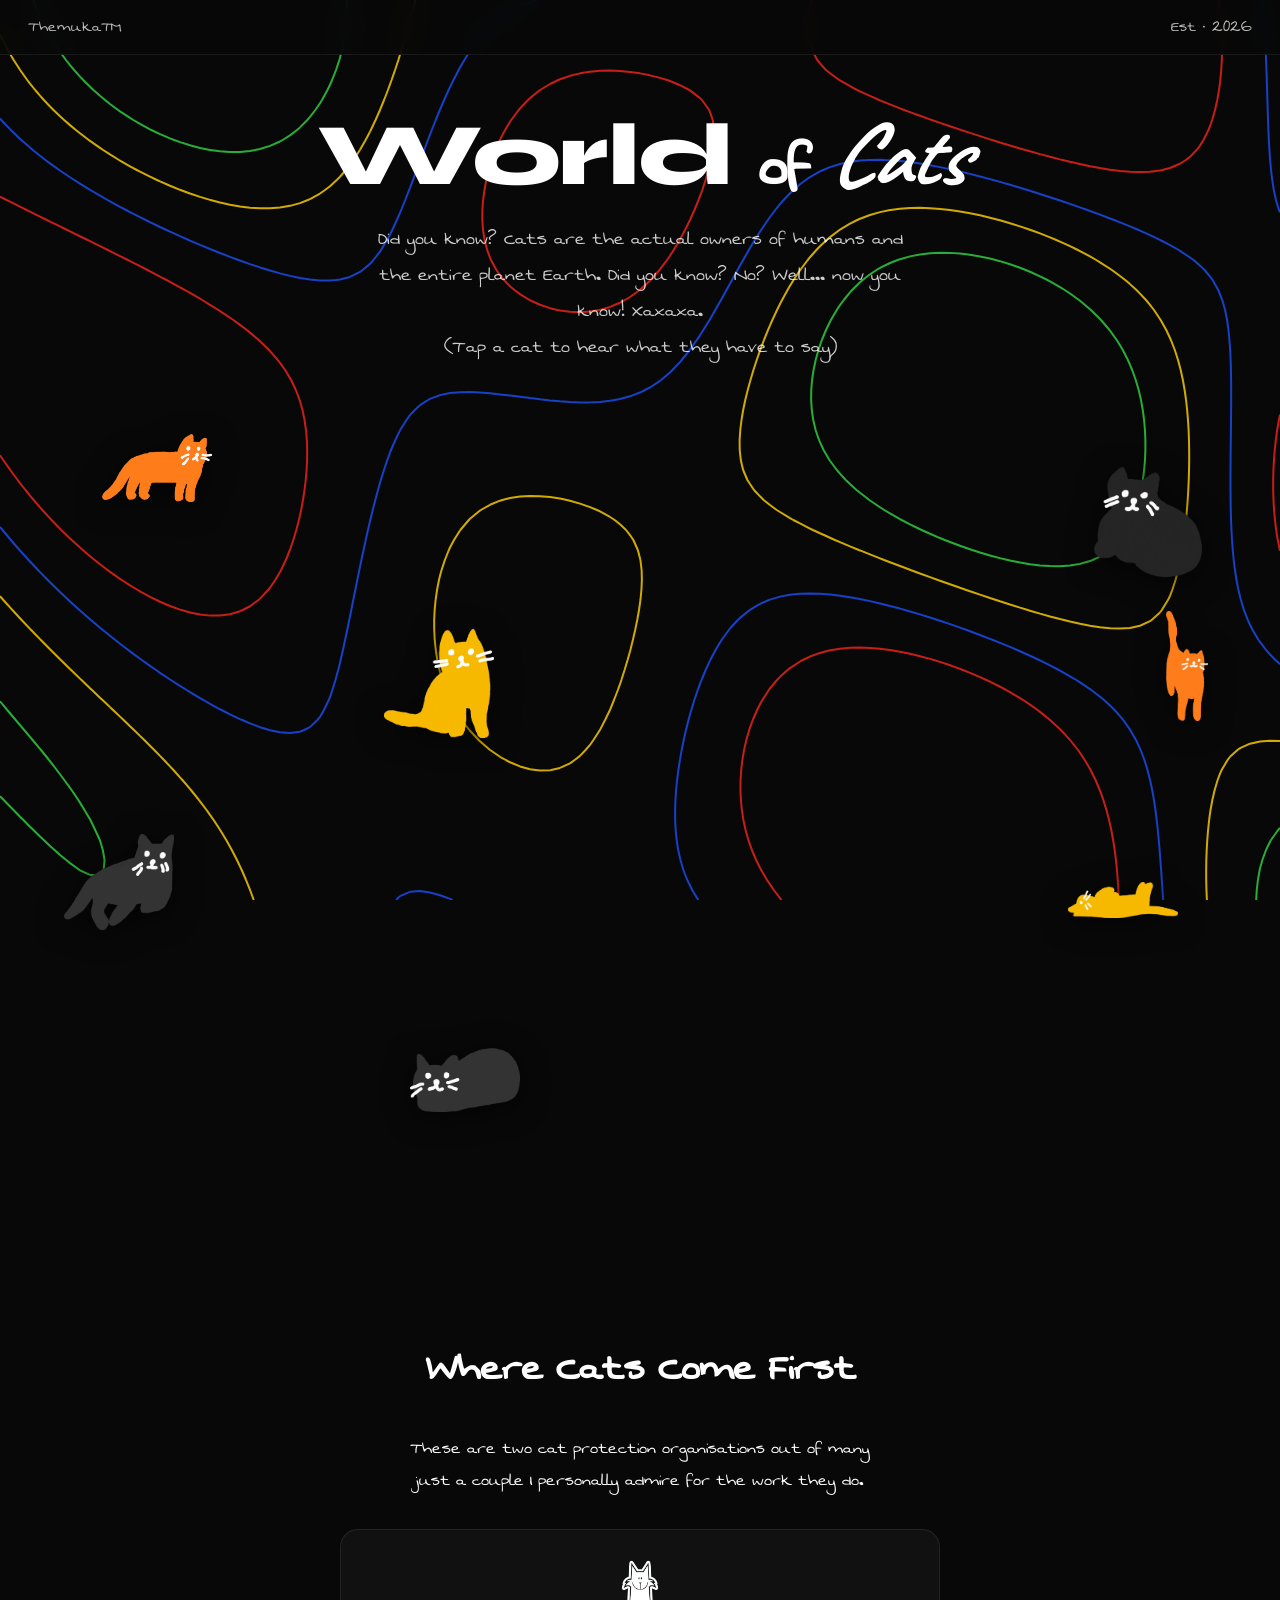
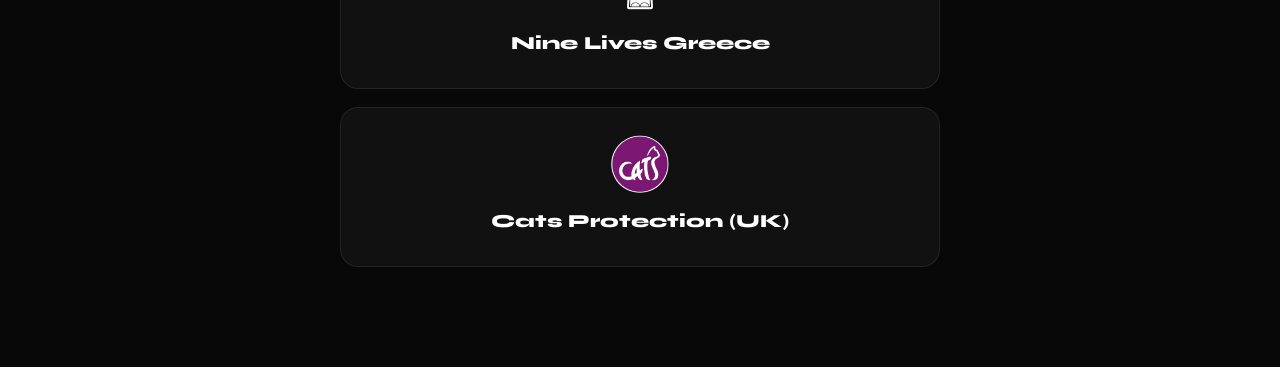
<file: cats/index.html>
<!DOCTYPE html>
<html lang="en">
<head>
  <meta charset="UTF-8" />
  <meta name="viewport" content="width=device-width, initial-scale=1.0" />
  <title>I Love Cats</title>
  <link rel="icon" type="image/svg+xml" href="/assets/favicon.svg" />
  <link rel="stylesheet" href="/style.css" />
  <link href="https://fonts.googleapis.com/css2?family=Syne:wght@700;800&family=Caveat:wght@500;700&family=DM+Sans:wght@300;400;500&family=Swanky+and+Moo+Moo&display=swap" rel="stylesheet" />
  <style>

    .cats-hero {
      position: relative;
      z-index: 2;
      padding: 110px 28px 30px;
      text-align: center;
    }

    .cats-title {
      font-size: clamp(2.6rem, 9vw, 5.5rem);
      line-height: 1;
      letter-spacing: -0.02em;
      margin-bottom: 18px;
    }

    .cats-title .word-world {
      font-family: 'Syne', sans-serif;
      font-weight: 800;
      color: #ffffff;
    }

    .cats-title .word-of {
      font-family: 'Swanky and Moo Moo', cursive;
      font-size: 0.8em;
      color: #ffffff;
    }

    .cats-title .word-cats {
      font-family: 'Caveat', cursive;
      font-weight: 700;
      font-style: italic;
      color: #ffffff;
    }

    .cats-hero p {
      font-family: 'Swanky and Moo Moo', cursive;
      font-size: clamp(1rem, 3vw, 1.4rem);
      color: rgba(255,255,255,0.8);
      max-width: 540px;
      margin: 0 auto;
      line-height: 1.6;
    }


    .cats-tap-hint {
      font-family: 'Swanky and Moo Moo', cursive;
      font-size: clamp(0.95rem, 2.8vw, 1.2rem);
      color: rgba(255,255,255,0.55);
      margin-top: 22px;
    }


    .cat-paw {
      position: absolute;
      pointer-events: none;
      z-index: 0;
      animation: floatShape linear infinite;
    }

    .cats-field {
      position: relative;
      z-index: 2;
      width: 100%;
      min-height: 900px;
      padding: 20px 0;
    }

    .cat-item {
      position: absolute;
      cursor: pointer;
      -webkit-tap-highlight-color: transparent;
    }

    .cat-img {
      width: 110px;
      height: 110px;
      object-fit: contain;
      filter: drop-shadow(0 5px 14px rgba(0,0,0,0.6));
      transition: transform 0.3s ease;
    }

    .cat-item.active .cat-img,
    .cat-item:hover .cat-img {
      transform: scale(1.08) translateY(-3px);
    }

    .cat-bubble {
      position: absolute;
      bottom: 115%;
      left: 50%;
      transform: translateX(-50%) translateY(6px);
      width: 230px;
      background: #161616;
      border: 1px solid rgba(255,255,255,0.15);
      border-radius: 16px;
      padding: 14px 16px;
      font-family: 'Swanky and Moo Moo', cursive;
      font-size: 0.95rem;
      color: rgba(255,255,255,0.85);
      line-height: 1.45;
      text-align: center;
      opacity: 0;
      pointer-events: none;
      transition: opacity 0.25s ease, transform 0.25s ease;
      z-index: 10;
      box-shadow: 0 10px 30px rgba(0,0,0,0.5);
    }

    .cat-item.active .cat-bubble {
      opacity: 1;
      transform: translateX(-50%) translateY(0);
      pointer-events: auto;
    }

    .cat-item.edge-left .cat-bubble {
      left: 0;
      transform: translateX(0) translateY(6px);
    }
    .cat-item.edge-left.active .cat-bubble {
      transform: translateX(0) translateY(0);
    }
    .cat-item.edge-left .cat-bubble::after {
      left: 30px;
      transform: translateX(0);
    }

    .cat-item.edge-right .cat-bubble {
      left: auto;
      right: 0;
      transform: translateX(0) translateY(6px);
    }
    .cat-item.edge-right.active .cat-bubble {
      transform: translateX(0) translateY(0);
    }
    .cat-item.edge-right .cat-bubble::after {
      left: auto;
      right: 30px;
      transform: translateX(0);
    }

    .cat-bubble::after {
      content: '';
      position: absolute;
      top: 100%;
      left: 50%;
      transform: translateX(-50%);
      border: 8px solid transparent;
      border-top-color: #161616;
    }

    .bubble-label {
      font-family: 'Syne', sans-serif;
      font-size: 0.7rem;
      font-weight: 700;
      letter-spacing: 0.08em;
      text-transform: uppercase;
      color: #F5C800;
      display: block;
      margin-bottom: 6px;
    }

    .charity-section {
      position: relative;
      z-index: 2;
      max-width: 640px;
      margin: 0 auto;
      padding: 40px 20px 100px;
      text-align: center;
    }

    .charity-heading {
      font-family: 'Swanky and Moo Moo', cursive;
      font-size: clamp(1.8rem, 6vw, 2.8rem);
      color: #ffffff;
      margin-bottom: 32px;
    }


    .charity-intro {
      font-family: 'Swanky and Moo Moo', cursive;
      font-size: clamp(1rem, 2.8vw, 1.25rem);
      color: #ffffff;
      max-width: 480px;
      margin: 0 auto 32px;
      line-height: 1.6;
    }

    .charity-grid {
      display: flex;
      flex-direction: column;
      gap: 18px;
    }

    .charity-card {
      display: flex;
      flex-direction: column;
      align-items: center;
      text-align: center;
      background: rgba(255,255,255,0.04);
      border: 1px solid rgba(255,255,255,0.08);
      border-radius: 18px;
      padding: 24px 22px;
      text-decoration: none;
      transition: background 0.3s, transform 0.3s, border-color 0.3s;
    }

    .charity-logo {
      width: 64px;
      height: 64px;
      object-fit: contain;
      margin-bottom: 14px;
    }

    .charity-card:hover {
      background: rgba(255,255,255,0.08);
      border-color: rgba(255,255,255,0.2);
      transform: translateY(-3px);
    }

    .charity-name {
      font-family: 'Syne', sans-serif;
      font-size: 1.15rem;
      font-weight: 800;
      color: #ffffff;
      margin-bottom: 10px;
    }

    .charity-desc {
      font-family: 'Swanky and Moo Moo', cursive;
      font-size: 1rem;
      color: rgba(255,255,255,0.55);
      line-height: 1.6;
      text-align: center;
    }

  </style>
</head>
<body>
  <canvas id="bgCanvas"></canvas>

  <nav class="navbar">
    <a href="/" class="nav-name" style="text-decoration:none">Themuka&#8482;</a>
    <span class="nav-est">Est · 2026</span>
  </nav>

  <div class="cats-hero">
    <h1 class="cats-title">
      <span class="word-world">World </span><span class="word-of">of </span><span class="word-cats">Cats</span>
    </h1>
    <p>Did you know? Cats are the actual owners of humans and the entire planet Earth. Did you know? No? Well... now you know! Xaxaxa.</p>
    <p class="cats-tap-hint">(Tap a cat to hear what they have to say)</p>
  </div>

  <div class="cats-field" id="catsField">

    <div class="cat-item" style="top:2%;left:8%">
      <img src="/assets/stickers/cat-1.png" class="cat-img" alt="Cat 1" />
      <div class="cat-bubble">
        Did you know that all orange cats are crazy? Xaxax
      </div>
    </div>

    <div class="cat-item" style="top:8%;right:6%">
      <img src="/assets/stickers/cat-2.png" class="cat-img" alt="Cat 2" />
      <div class="cat-bubble">
        If I look at you and slowly blink, I'm basically saying "I love you" and "I trust you." It's the highest compliment a cat can give!
      </div>
    </div>

    <div class="cat-item" style="top:26%;left:30%">
      <img src="/assets/stickers/cat-3.png" class="cat-img" alt="Cat 3" />
      <div class="cat-bubble">
        Did you know my whiskers are as wide as my body? They help me calculate if I can fit through that tiny hole (I usually can.)
      </div>
    </div>

    <div class="cat-item" style="top:24%;right:3%">
      <img src="/assets/stickers/cat-4.png" class="cat-img" alt="Cat 4" />
      <div class="cat-bubble">
        Physics has nothing on me.
      </div>
    </div>

    <div class="cat-item" style="top:48%;left:5%">
      <img src="/assets/stickers/cat-5.png" class="cat-img" alt="Cat 5" />
      <div class="cat-bubble">
        When my whiskers twitch in my sleep, I'm probably dreaming about catching a giant laser pointer. Don't wake me up, I'm winning!
      </div>
    </div>

    <div class="cat-item" style="top:50%;right:8%">
      <img src="/assets/stickers/cat-6.png" class="cat-img" alt="Cat 6" />
      <div class="cat-bubble">
        Did you know I have legendary hearing? I can hear you opening a treat bag from three rooms away, but when you call my name... I'm just choosing to ignore you xaxaxa.
      </div>
    </div>

    <div class="cat-item" style="top:70%;left:32%">
      <img src="/assets/stickers/cat-7.png" class="cat-img" alt="Cat 7" />
      <div class="cat-bubble">
        Just like your fingerprints, my nose print is 100% unique. No other cat in the world has a nose pattern like mine.
      </div>
    </div>

  </div>

  <div class="charity-section">
    <h2 class="charity-heading">Where Cats Come First</h2>
    <p class="charity-intro">These are two cat protection organisations out of many just a couple I personally admire for the work they do.</p>
    <div class="charity-grid">

      <a class="charity-card" href="https://www.ninelivesgreece.com/" target="_blank" rel="noopener">
        <img src="/assets/photos/nlg.svg" class="charity-logo" alt="Nine Lives Greece" />
        <p class="charity-name">Nine Lives Greece</p>
      </a>

      <a class="charity-card" href="https://www.cats.org.uk/" target="_blank" rel="noopener">
        <img src="/assets/photos/cpuk.svg" class="charity-logo" alt="Cats Protection UK" />
        <p class="charity-name">Cats Protection (UK)</p>
      </a>

    </div>
  </div>

  <script src="/script.js"></script>
  <script>
    const catItems = document.querySelectorAll('.cat-item');

    function tagEdgeCats() {
      const screenW = window.innerWidth;
      catItems.forEach(item => {
        item.classList.remove('edge-left', 'edge-right');
        const rect = item.getBoundingClientRect();
        const centerX = rect.left + rect.width / 2;

        if (centerX < 140) {
          item.classList.add('edge-left');
        } else if (centerX > screenW - 140) {
          item.classList.add('edge-right');
        }
      });
    }

    tagEdgeCats();
    window.addEventListener('resize', tagEdgeCats);

    catItems.forEach(item => {
      item.addEventListener('click', (e) => {
        e.stopPropagation();
        const wasActive = item.classList.contains('active');
        catItems.forEach(c => c.classList.remove('active'));
        if (!wasActive) {
          item.classList.add('active');
        }
      });
    });

    document.addEventListener('click', () => {
      catItems.forEach(c => c.classList.remove('active'));
    });
  </script>
</body>
</html>
</file>
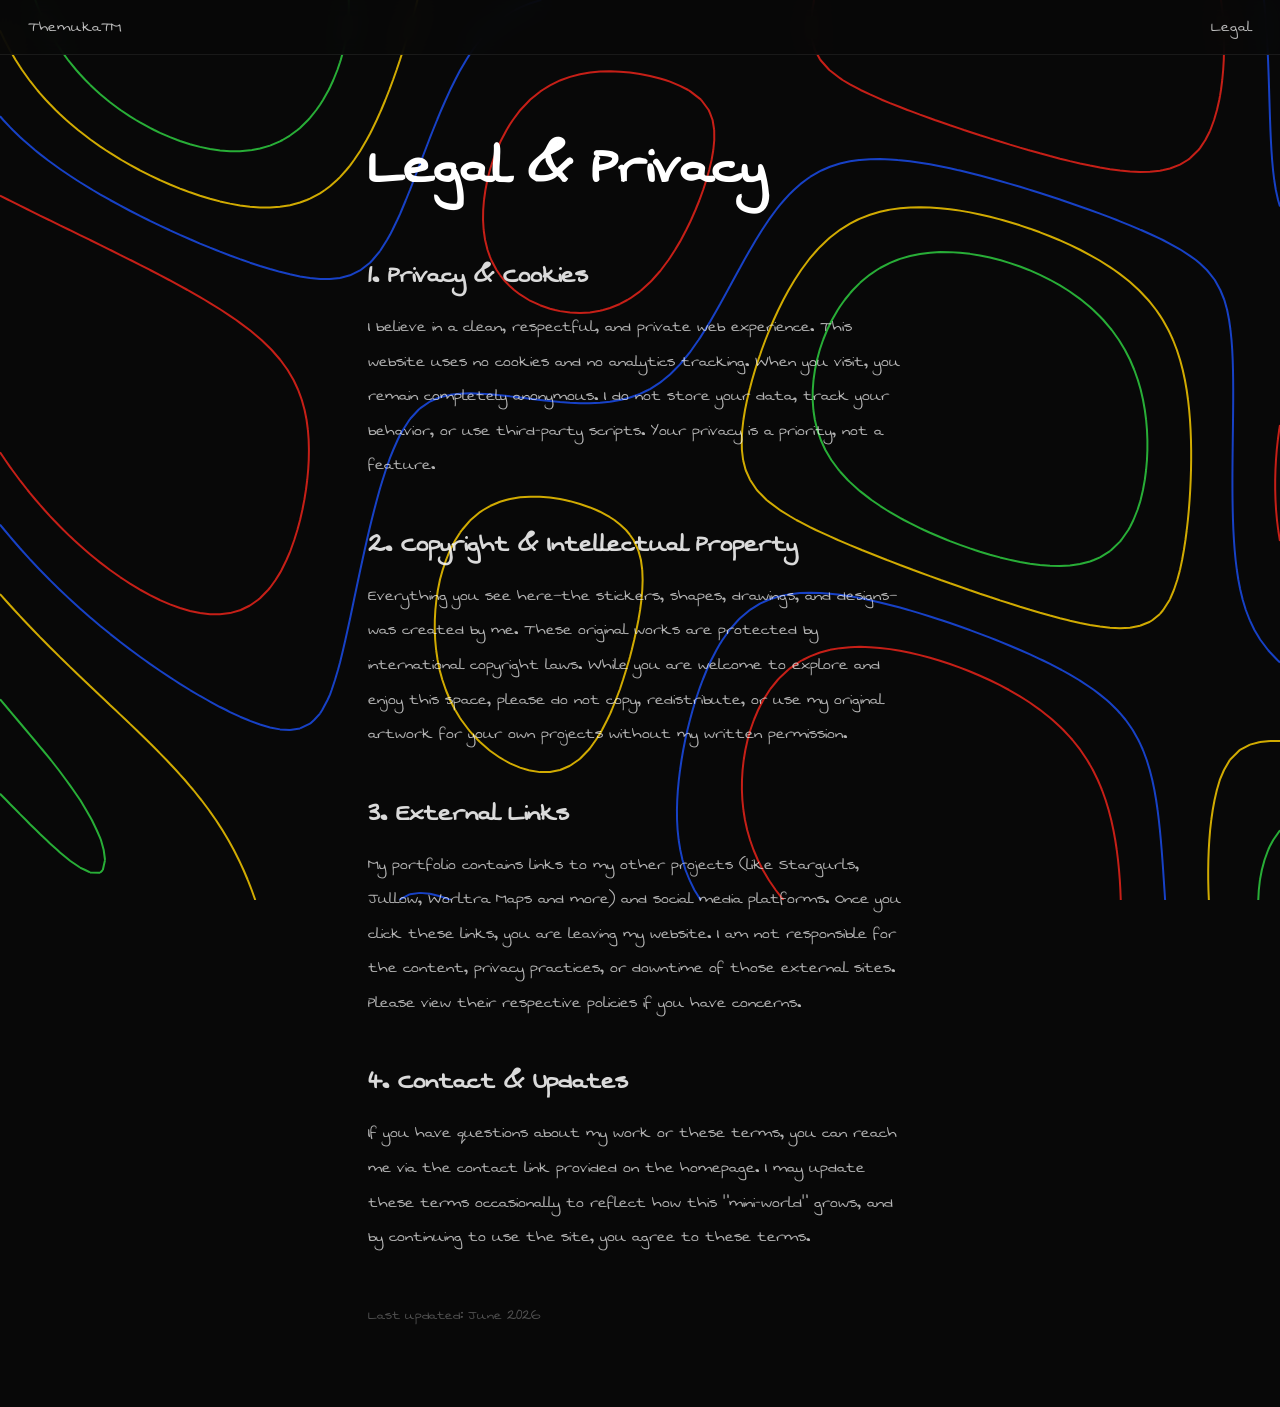
<file: legal/index.html>
<!DOCTYPE html>
<html lang="en">
<head>
  <meta charset="UTF-8" />
  <meta name="viewport" content="width=device-width, initial-scale=1.0" />
  <title>Legal</title>
  <link rel="stylesheet" href="/style.css" />
  <link rel="icon" type="image/svg+xml" href="/assets/favicon.svg" />
  <link href="https://fonts.googleapis.com/css2?family=Syne:wght@700;800&family=Caveat:wght@500;700&family=DM+Sans:wght@300;400;500&family=Swanky+and+Moo+Moo&display=swap" rel="stylesheet" />
</head>
<body>
  <canvas id="bgCanvas"></canvas>

  <nav class="navbar">
    <a href="/" class="nav-name" style="text-decoration:none">Themuka™</a>
    <span class="nav-est">Legal</span>
  </nav>

  <section class="page-content">
    <h1 class="page-title">Legal & Privacy</h1>

    <h2 class="legal-heading">1. Privacy & Cookies</h2>
    <p class="page-body">I believe in a clean, respectful, and private web experience. This website uses no cookies and no analytics tracking. When you visit, you remain completely anonymous. I do not store your data, track your behavior, or use third-party scripts. Your privacy is a priority, not a feature.</p>

    <h2 class="legal-heading">2. Copyright & Intellectual Property</h2>
    <p class="page-body">Everything you see here—the stickers, shapes, drawings, and designs—was created by me. These original works are protected by international copyright laws. While you are welcome to explore and enjoy this space, please do not copy, redistribute, or use my original artwork for your own projects without my written permission.</p>

    <h2 class="legal-heading">3. External Links</h2>
    <p class="page-body">My portfolio contains links to my other projects (like Stargurls, Jullow, Worltra Maps and more) and social media platforms. Once you click these links, you are leaving my website. I am not responsible for the content, privacy practices, or downtime of those external sites. Please view their respective policies if you have concerns.</p>

    <h2 class="legal-heading">4. Contact & Updates</h2>
    <p class="page-body">If you have questions about my work or these terms, you can reach me via the contact link provided on the homepage. I may update these terms occasionally to reflect how this "mini-world" grows, and by continuing to use the site, you agree to these terms.</p>

    <p class="legal-updated">Last updated: June 2026</p>
  </section>

  <script src="/script.js"></script>
</body>
</html>
</file>
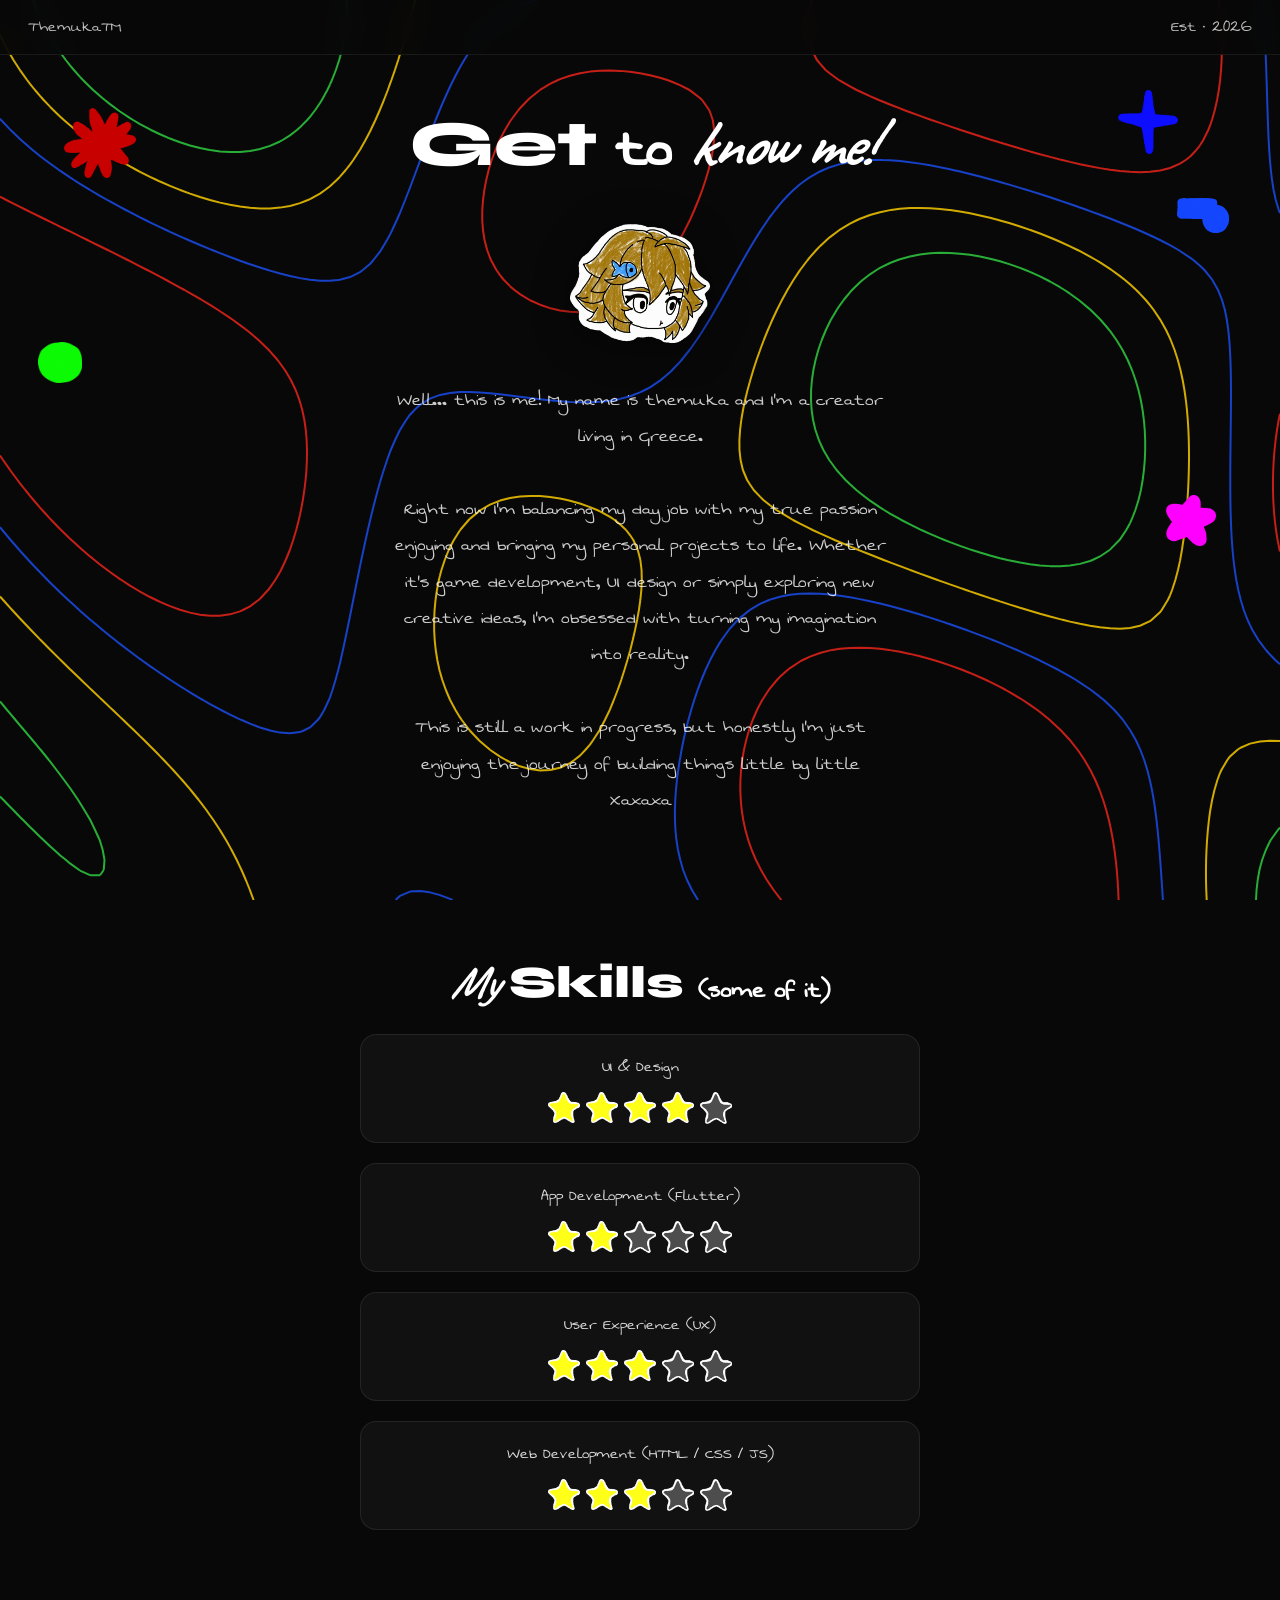
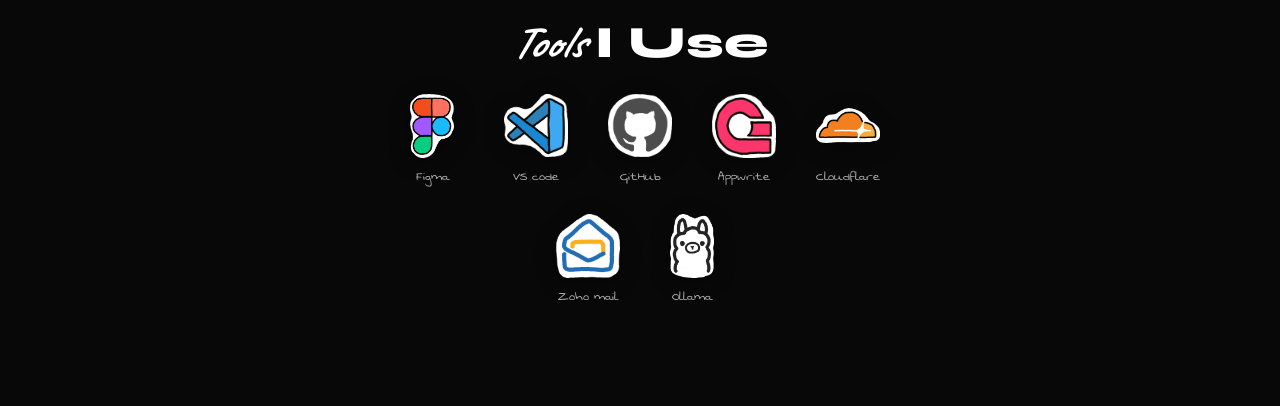
<file: me/index.html>
<!DOCTYPE html>
<html lang="en">
<head>
  <meta charset="UTF-8" />
  <meta name="viewport" content="width=device-width, initial-scale=1.0" />
  <title>Get to Know Me</title>
  <link rel="icon" type="image/svg+xml" href="/assets/favicon.svg" />
  <link rel="stylesheet" href="/style.css" />
  <link href="https://fonts.googleapis.com/css2?family=Syne:wght@700;800&family=Caveat:wght@500;700&family=DM+Sans:wght@300;400;500&family=Swanky+and+Moo+Moo&display=swap" rel="stylesheet" />
  <style>

    .me-hero {
      position: relative;
      z-index: 2;
      min-height: 100vh;
      display: flex;
      flex-direction: column;
      align-items: center;
      justify-content: center;
      padding: 110px 28px 80px;
      text-align: center;
      overflow: hidden;
    }

    .me-title {
      font-size: clamp(2rem, 7vw, 4rem);
      line-height: 1;
      letter-spacing: -0.02em;
      margin-bottom: 32px;
      position: relative;
      z-index: 3;
    }

    .me-title .word-get  { font-family: 'Syne', sans-serif; font-weight: 800; color: #ffffff; }
    .me-title .word-to   { font-family: 'Swanky and Moo Moo', cursive; color: #ffffff; }
    .me-title .word-know { font-family: 'Caveat', cursive; font-weight: 700; font-style: italic; color: #ffffff; }

    .hero-shape {
      position: absolute;
      pointer-events: none;
      z-index: 1;
      animation: floatShape linear infinite;
    }

    .me-sticker {
      transition: transform 0.3s ease, filter 0.3s ease;
    }

    .me-sticker:hover {
      transform: scale(1.08) translateY(-4px);
      filter: drop-shadow(0 10px 24px rgba(0,0,0,0.6));
    }

    /* Skill cards hover */
    .skill-item {
      transition: background 0.3s, transform 0.3s, border-color 0.3s;
    }

    .skill-item:hover {
      background: rgba(255,255,255,0.08);
      border-color: rgba(255,255,255,0.2);
      transform: translateY(-3px);
    }

    .me-sticker {
      width: 140px;
      height: 140px;
      object-fit: contain;
      position: relative;
      z-index: 3;
      filter: drop-shadow(0 6px 18px rgba(0,0,0,0.5));
      margin-bottom: 28px;
      transition: transform 0.3s ease, filter 0.3s ease;
      cursor: default;
    }

    .me-sticker:hover {
      transform: scale(1.1) translateY(-5px);
      filter: drop-shadow(0 12px 24px rgba(0,0,0,0.6));
    }

    .me-bio {
      font-family: 'Swanky and Moo Moo', cursive;
      font-size: clamp(1.05rem, 3vw, 1.3rem);
      color: rgba(255,255,255,0.8);
      max-width: 500px;
      margin: 0 auto;
      line-height: 1.75;
      text-align: center;
      position: relative;
      z-index: 3;
    }

    .me-section {
      position: relative;
      z-index: 2;
      max-width: 600px;
      margin: 0 auto;
      padding: 60px 20px 0;
      text-align: center;
    }

    .section-title {
      font-size: clamp(1.8rem, 6vw, 2.8rem);
      line-height: 1;
      margin-bottom: 28px;
    }

    .section-title .my   { font-family: 'Caveat', cursive; font-weight: 700; font-style: italic; color: #ffffff; }
    .section-title .rest { font-family: 'Syne', sans-serif; font-weight: 800; color: #ffffff; }
    .section-title .sub  { font-family: 'Swanky and Moo Moo', cursive; font-size: 0.6em; color: #ffffff; }

    .skill-list {
      display: flex;
      flex-direction: column;
      gap: 20px;
      margin-bottom: 10px;
    }

    .skill-item {
      background: rgba(255,255,255,0.04);
      border: 1px solid rgba(255,255,255,0.08);
      border-radius: 16px;
      padding: 18px 20px;
      transition: background 0.3s, transform 0.3s, border-color 0.3s;
    }

    .skill-item:hover {
      background: rgba(255,255,255,0.08);
      border-color: rgba(255,255,255,0.2);
      transform: translateY(-3px);
    }

    .skill-name {
      font-family: 'Swanky and Moo Moo', cursive;
      font-size: 1.15rem;
      color: rgba(255,255,255,0.85);
      margin-bottom: 12px;
    }

    .stars {
      display: flex;
      justify-content: center;
      gap: 6px;
    }

    .star {
      width: 32px;
      height: 32px;
      object-fit: contain;
    }

    .tools-grid {
      display: flex;
      flex-wrap: wrap;
      justify-content: center;
      gap: 28px 24px;
      padding-bottom: 100px;
    }

    .tool-item {
      display: flex;
      flex-direction: column;
      align-items: center;
      gap: 10px;
      width: 80px;
    }

    .tool-icon {
      width: 64px;
      height: 64px;
      object-fit: contain;
      filter: drop-shadow(0 4px 10px rgba(0,0,0,0.4));
      transition: transform 0.3s;
    }

    .tool-item:hover .tool-icon {
      transform: scale(1.1) translateY(-3px);
    }

    .tool-name {
      font-family: 'Swanky and Moo Moo', cursive;
      font-size: 0.95rem;
      color: rgba(255,255,255,0.7);
      text-align: center;
      line-height: 1.2;
    }

  </style>
</head>
<body>
  <canvas id="bgCanvas"></canvas>

  <nav class="navbar">
    <a href="/" class="nav-name" style="text-decoration:none">Themuka&#8482;</a>
    <span class="nav-est">Est · 2026</span>
  </nav>

  <div class="me-hero">

    <img src="/assets/stickers/shape-star-1.png" class="hero-shape" style="top:12%;left:5%;width:72px;animation-delay:0s;animation-duration:7s" alt="" />
    <img src="/assets/stickers/shape-star-2.png" class="hero-shape" style="top:10%;right:8%;width:60px;animation-delay:1.2s;animation-duration:9s" alt="" />
    <img src="/assets/stickers/shape-2.png"      class="hero-shape" style="top:22%;right:4%;width:52px;animation-delay:0.6s;animation-duration:8s" alt="" />
    <img src="/assets/stickers/shape-star-3.png" class="hero-shape" style="top:55%;right:5%;width:50px;animation-delay:0.5s;animation-duration:10s" alt="" />
    <img src="/assets/stickers/shape-1.png"      class="hero-shape" style="top:38%;left:3%;width:44px;animation-delay:1s;animation-duration:10s" alt="" />


    <h1 class="me-title">
      <span class="word-get">Get </span><span class="word-to">to </span><span class="word-know">know me!</span>
    </h1>

    <img src="/assets/stickers/me.png" class="me-sticker" alt="Me sticker" />

    <p class="me-bio">Well... this is me! My name is themuka and I'm a creator living in Greece.<br><br>
    Right now I'm balancing my day job with my true passion enjoying and bringing my personal projects to life. Whether it's game development, UI design or simply exploring new creative ideas, I'm obsessed with turning my imagination into reality.<br><br>
    This is still a work in progress, but honestly I'm just enjoying the journey of building things little by little Xaxaxa</p>

  </div>

  <div class="me-section">
    <h2 class="section-title">
      <span class="my">My </span><span class="rest">Skills </span><span class="sub">(some of it)</span>
    </h2>

    <div class="skill-list">

      <div class="skill-item">
        <p class="skill-name">UI & Design</p>
        <div class="stars">
          <img src="/assets/stickers/star-yellow.png" class="star" alt="★" />
          <img src="/assets/stickers/star-yellow.png" class="star" alt="★" />
          <img src="/assets/stickers/star-yellow.png" class="star" alt="★" />
          <img src="/assets/stickers/star-yellow.png" class="star" alt="★" />
          <img src="/assets/stickers/star-grey.png"   class="star" alt="☆" />
        </div>
      </div>

      <div class="skill-item">
        <p class="skill-name">App Development (Flutter)</p>
        <div class="stars">
          <img src="/assets/stickers/star-yellow.png" class="star" alt="★" />
          <img src="/assets/stickers/star-yellow.png" class="star" alt="★" />
          <img src="/assets/stickers/star-grey.png"   class="star" alt="☆" />
          <img src="/assets/stickers/star-grey.png"   class="star" alt="☆" />
          <img src="/assets/stickers/star-grey.png"   class="star" alt="☆" />
        </div>
      </div>

      <div class="skill-item">
        <p class="skill-name">User Experience (UX)</p>
        <div class="stars">
          <img src="/assets/stickers/star-yellow.png" class="star" alt="★" />
          <img src="/assets/stickers/star-yellow.png" class="star" alt="★" />
          <img src="/assets/stickers/star-yellow.png" class="star" alt="★" />
          <img src="/assets/stickers/star-grey.png"   class="star" alt="☆" />
          <img src="/assets/stickers/star-grey.png"   class="star" alt="☆" />
        </div>
      </div>

      <div class="skill-item">
        <p class="skill-name">Web Development (HTML / CSS / JS)</p>
        <div class="stars">
          <img src="/assets/stickers/star-yellow.png" class="star" alt="★" />
          <img src="/assets/stickers/star-yellow.png" class="star" alt="★" />
          <img src="/assets/stickers/star-yellow.png" class="star" alt="★" />
          <img src="/assets/stickers/star-grey.png"   class="star" alt="☆" />
          <img src="/assets/stickers/star-grey.png"   class="star" alt="☆" />
        </div>
      </div>

    </div>
  </div>

  <div class="me-section">
    <h2 class="section-title" style="margin-top:20px">
      <span class="my">Tools </span><span class="rest">I Use</span>
    </h2>

    <div class="tools-grid">

      <div class="tool-item">
        <img src="/assets/stickers/figma-logo.png" class="tool-icon" alt="Figma" />
        <p class="tool-name">Figma</p>
      </div>

      <div class="tool-item">
        <img src="/assets/stickers/vs-logo.png" class="tool-icon" alt="VS Code" />
        <p class="tool-name">VS code</p>
      </div>

      <div class="tool-item">
        <img src="/assets/stickers/github-logo.png" class="tool-icon" alt="GitHub" />
        <p class="tool-name">GitHub</p>
      </div>

      <div class="tool-item">
        <img src="/assets/stickers/appwrite-logo.png" class="tool-icon" alt="Appwrite" />
        <p class="tool-name">Appwrite</p>
      </div>

      <div class="tool-item">
        <img src="/assets/stickers/cloudflare-logo.png" class="tool-icon" alt="Cloudflare" />
        <p class="tool-name">Cloudflare</p>
      </div>

      <div class="tool-item">
        <img src="/assets/stickers/zoho-mail-logo.png" class="tool-icon" alt="Zoho Mail" />
        <p class="tool-name">Zoho mail</p>
      </div>

      <div class="tool-item">
        <img src="/assets/stickers/ollama-logo.png" class="tool-icon" alt="Ollama" />
        <p class="tool-name">Ollama</p>
      </div>

    </div>
  </div>

  <script src="/script.js"></script>
</body>
</html>
</file>
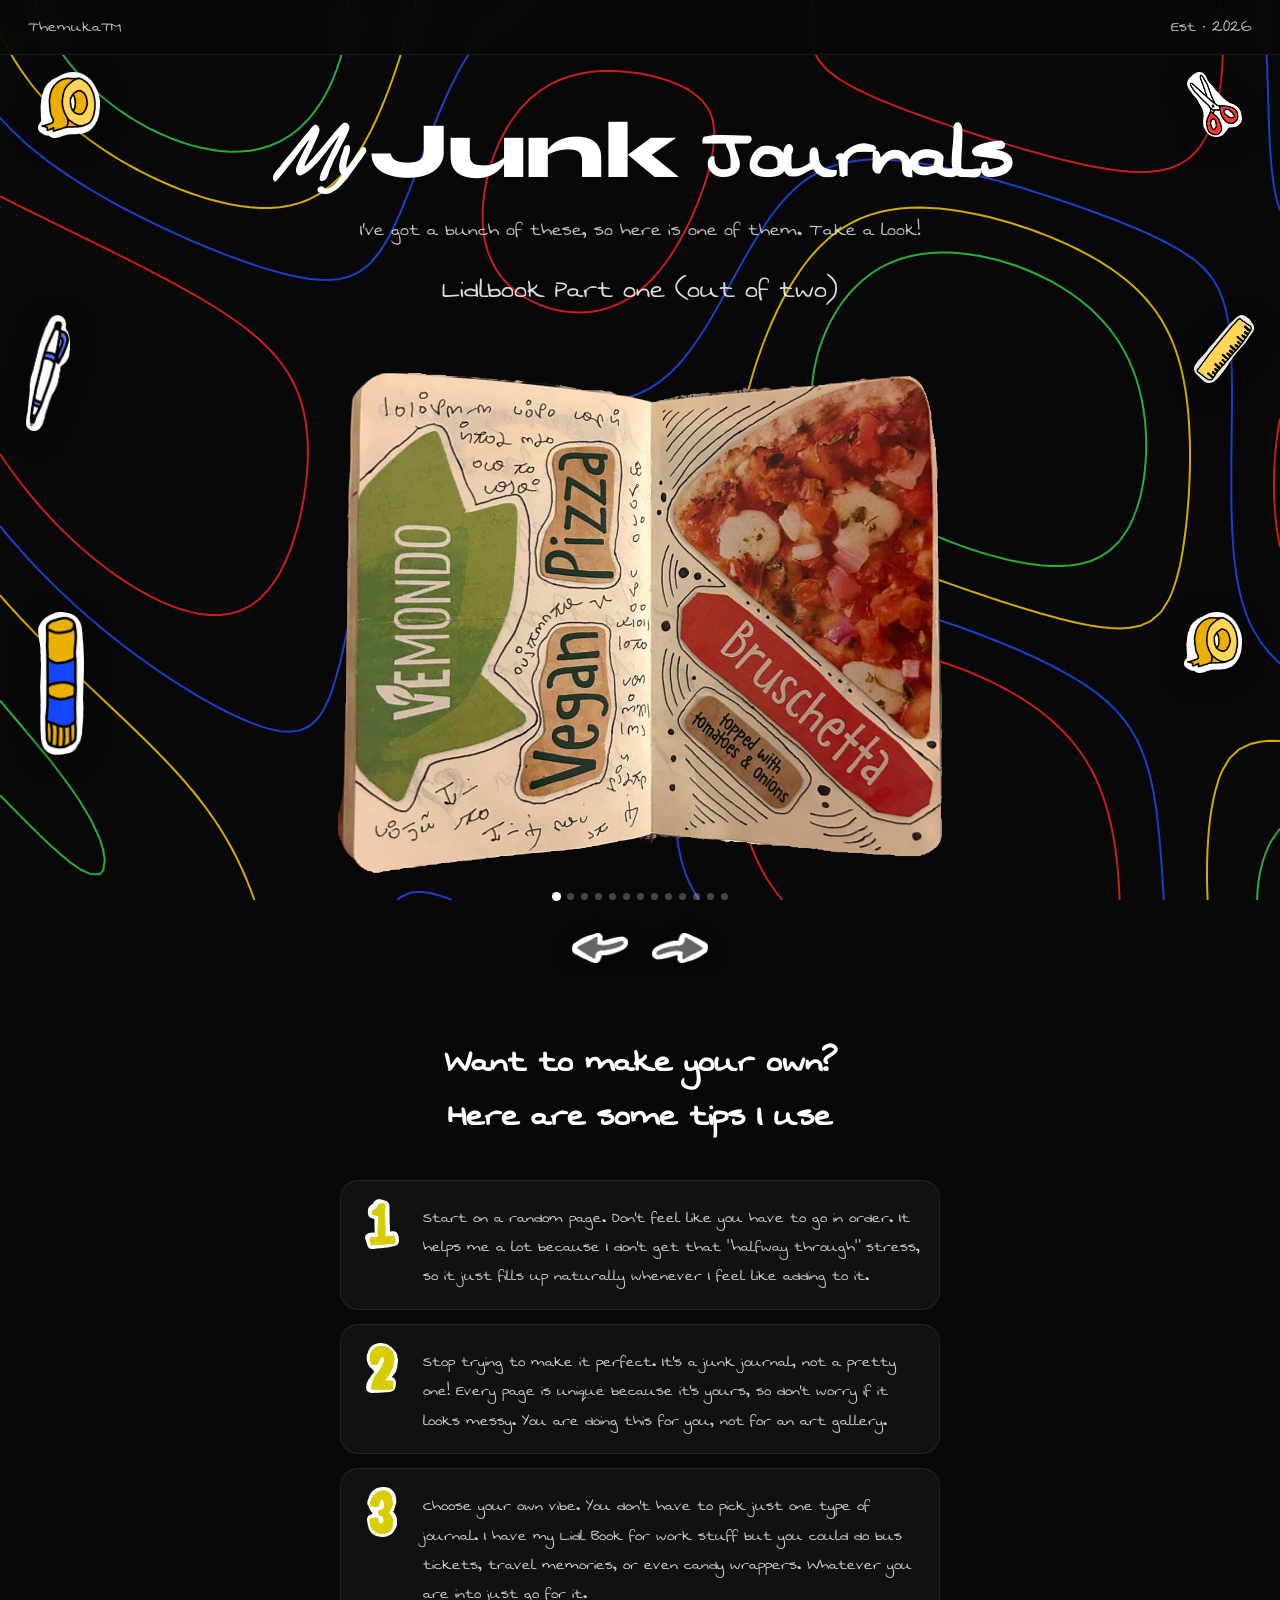
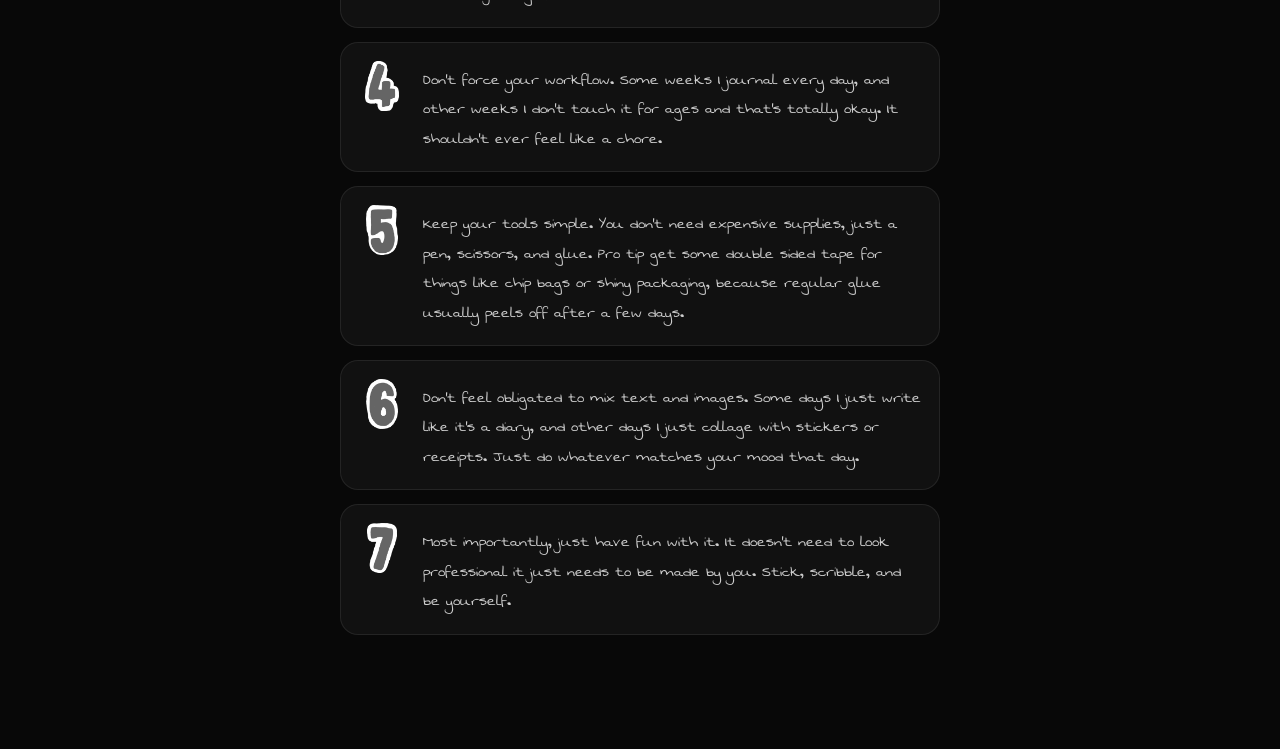
<file: notebook/index.html>
<!DOCTYPE html>
<html lang="en">
<head>
  <meta charset="UTF-8" />
  <meta name="viewport" content="width=device-width, initial-scale=1.0" />
  <title>My Junk Journal</title>
  <link rel="icon" type="image/svg+xml" href="/assets/favicon.svg" />
  <link rel="stylesheet" href="/style.css" />
  <link href="https://fonts.googleapis.com/css2?family=Syne:wght@700;800&family=Caveat:wght@500;700&family=DM+Sans:wght@300;400;500&family=Swanky+and+Moo+Moo&display=swap" rel="stylesheet" />
  <style>


    .deco-shape {
      position: fixed;
      pointer-events: none;
      z-index: 1;
      animation: floatShape linear infinite;
    }


    .deco-shape {
      position: fixed;
      pointer-events: none;
      z-index: 1;
      animation: floatShape linear infinite;
    }

    .notebook-hero {
      position: relative;
      z-index: 2;
      padding: 110px 28px 20px;
      text-align: center;
    }

    .notebook-title {
      font-size: clamp(2.4rem, 8vw, 5rem);
      line-height: 1;
      letter-spacing: -0.02em;
      margin-bottom: 14px;
    }

    .notebook-title .word-my {
      font-family: 'Caveat', cursive;
      font-weight: 700;
      font-style: italic;
      color: #ffffff;
    }

    .notebook-title .word-junk {
      font-family: 'Syne', sans-serif;
      font-weight: 800;
      color: #ffffff;
    }

    .notebook-title .word-journals {
      font-family: 'Swanky and Moo Moo', cursive;
      font-size: 1.1em;
      color: #ffffff;
    }

    .notebook-sub {
      font-family: 'Swanky and Moo Moo', cursive;
      font-size: clamp(1rem, 3vw, 1.35rem);
      color: rgba(255,255,255,0.75);
      margin-bottom: 20px;
    }

    .notebook-part {
      font-family: 'Swanky and Moo Moo', cursive;
      font-size: clamp(1.45rem, 5vw, 2rem);
      color: rgba(255,255,255,0.85);
      margin-top: 10px;
    }

    .carousel-wrap {
      position: relative;
      z-index: 2;
      margin: 40px 0 0;
      width: 100%;
      overflow: hidden;
    }

    .carousel-track {
      display: flex;
      transition: transform 0.4s cubic-bezier(0.4, 0, 0.2, 1);
      will-change: transform;
    }

    .carousel-slide {
      flex-shrink: 0;
      width: 100%;
      display: flex;
      justify-content: center;
      padding: 0 24px;
    }

    .carousel-img {
      width: auto;
      max-width: 88vw;
      max-height: 500px;
      object-fit: contain;
      border-radius: 0;
      border: none;
      box-shadow: none;
      background: transparent;
      display: block;
      margin: 0 auto;
    }

    .carousel-dots {
      display: flex;
      justify-content: center;
      gap: 7px;
      margin-top: 20px;
      padding-bottom: 4px;
    }

    .dot {
      width: 7px;
      height: 7px;
      border-radius: 50%;
      background: rgba(255,255,255,0.25);
      transition: background 0.3s, transform 0.3s;
      cursor: pointer;
    }

    .dot.active {
      background: #ffffff;
      transform: scale(1.3);
    }


    .carousel-arrows {
      display: flex;
      justify-content: center;
      align-items: center;
      gap: 24px;
      margin-top: 16px;
    }

    .carousel-arrow {
      background: none;
      border: none;
      cursor: pointer;
      transition: transform 0.2s;
      padding: 0;
      display: flex;
      align-items: center;
      justify-content: center;
    }

    .carousel-arrow:hover {
      transform: scale(1.12);
    }

    .carousel-arrow img {
      width: 56px;
      height: 56px;
      object-fit: contain;
      filter: drop-shadow(0 3px 8px rgba(0,0,0,0.5));
    }

    .tips-section {
      position: relative;
      z-index: 2;
      max-width: 640px;
      margin: 60px auto 0;
      padding: 0 20px 100px;
    }

    .tips-heading {
      font-family: 'Swanky and Moo Moo', cursive;
      font-size: clamp(1.5rem, 5vw, 2.4rem);
      text-align: center;
      margin-bottom: 36px;
      line-height: 1.4;
      color: #ffffff;
    }

    .tip-card {
      display: flex;
      gap: 16px;
      align-items: flex-start;
      background: rgba(255,255,255,0.04);
      border: 1px solid rgba(255,255,255,0.08);
      border-radius: 18px;
      padding: 18px 18px 18px 16px;
      margin-bottom: 14px;
      transition: background 0.3s, transform 0.3s, border-color 0.3s;
    }

    .tip-card:hover {
      background: rgba(255,255,255,0.07);
      border-color: rgba(255,255,255,0.18);
      transform: translateY(-2px);
    }

    .tip-number {
      flex-shrink: 0;
      width: 50px;
      height: 50px;
      object-fit: contain;
    }

    .tip-text {
      font-family: 'Swanky and Moo Moo', cursive;
      font-size: clamp(1rem, 3vw, 1.15rem);
      color: rgba(255,255,255,0.8);
      line-height: 1.6;
      padding-top: 4px;
    }


    .deco-shape {
      position: fixed;
      pointer-events: none;
      z-index: 1;
      animation: floatShape linear infinite;
    }
  </style>
</head>
<body>
  <canvas id="bgCanvas"></canvas>

  <img src="/assets/stickers/tape.png"    class="deco-shape" style="top:8%;left:3%;width:62px;animation-delay:0s;animation-duration:8s" alt="" />
  <img src="/assets/stickers/scissor.png" class="deco-shape" style="top:8%;right:3%;width:55px;animation-delay:1.5s;animation-duration:7s" alt="" />
  <img src="/assets/stickers/pen.png"     class="deco-shape" style="top:35%;left:2%;width:44px;animation-delay:0.8s;animation-duration:10s" alt="" />
  <img src="/assets/stickers/ruler.png"   class="deco-shape" style="top:35%;right:2%;width:60px;animation-delay:2s;animation-duration:9s" alt="" />
  <img src="/assets/stickers/tape.png"    class="deco-shape" style="top:68%;right:3%;width:58px;animation-delay:3s;animation-duration:9s" alt="" />
  <img src="/assets/stickers/glue.png"    class="deco-shape" style="top:68%;left:3%;width:46px;animation-delay:1.2s;animation-duration:11s" alt="" />




  <nav class="navbar">
    <a href="/" class="nav-name" style="text-decoration:none">Themuka&#8482;</a>
    <span class="nav-est">Est · 2026</span>
  </nav>

  <div class="notebook-hero">
    <h1 class="notebook-title">
      <span class="word-my">My </span><span class="word-junk">Junk </span><span class="word-journals">Journals</span>
    </h1>
    <p class="notebook-sub">I've got a bunch of these, so here is one of them. Take a look!</p>
    <p class="notebook-part">Lidlbook Part one (out of two)</p>
  </div>

  <div class="carousel-wrap">
    <div class="carousel-track" id="carouselTrack">
      <div class="carousel-slide"><img src="/assets/photos/lidlbook-p1.png"  class="carousel-img" alt="Page 1" /></div>
      <div class="carousel-slide"><img src="/assets/photos/lidlbook-p2.png"  class="carousel-img" alt="Page 2" /></div>
      <div class="carousel-slide"><img src="/assets/photos/lidlbook-p3.png"  class="carousel-img" alt="Page 3" /></div>
      <div class="carousel-slide"><img src="/assets/photos/lidlbook-p4.png"  class="carousel-img" alt="Page 4" /></div>
      <div class="carousel-slide"><img src="/assets/photos/lidlbook-p5.png"  class="carousel-img" alt="Page 5" /></div>
      <div class="carousel-slide"><img src="/assets/photos/lidlbook-p6.png"  class="carousel-img" alt="Page 6" /></div>
      <div class="carousel-slide"><img src="/assets/photos/lidlbook-p7.png"  class="carousel-img" alt="Page 7" /></div>
      <div class="carousel-slide"><img src="/assets/photos/lidlbook-p8.png"  class="carousel-img" alt="Page 8" /></div>
      <div class="carousel-slide"><img src="/assets/photos/lidlbook-p9.png"  class="carousel-img" alt="Page 9" /></div>
      <div class="carousel-slide"><img src="/assets/photos/lidlbook-p10.png" class="carousel-img" alt="Page 10" /></div>
      <div class="carousel-slide"><img src="/assets/photos/lidlbook-p11.png" class="carousel-img" alt="Page 11" /></div>
      <div class="carousel-slide"><img src="/assets/photos/lidlbook-p12.png" class="carousel-img" alt="Page 12" /></div>
      <div class="carousel-slide"><img src="/assets/photos/lidlbook-p13.png" class="carousel-img" alt="Page 13" /></div>
    </div>

    <div class="carousel-dots" id="carouselDots"></div>

    <div class="carousel-arrows">
      <button class="carousel-arrow" id="arrowPrev" aria-label="Previous">
        <img src="/assets/stickers/arrow-b.png" alt="Previous" />
      </button>
      <button class="carousel-arrow" id="arrowNext" aria-label="Next">
        <img src="/assets/stickers/arrow-f.png" alt="Next" />
      </button>
    </div>
  </div>

  <div class="tips-section">
    <h2 class="tips-heading">Want to make your own?<br>Here are some tips I use</h2>

    <div class="tip-card">
      <img src="/assets/stickers/ranking-1.png" class="tip-number" alt="1" />
      <p class="tip-text">Start on a random page. Don't feel like you have to go in order. It helps me a lot because I don't get that "halfway through" stress, so it just fills up naturally whenever I feel like adding to it.</p>
    </div>

    <div class="tip-card">
      <img src="/assets/stickers/ranking-2.png" class="tip-number" alt="2" />
      <p class="tip-text">Stop trying to make it perfect. It's a junk journal, not a pretty one! Every page is unique because it's yours, so don't worry if it looks messy. You are doing this for you, not for an art gallery.</p>
    </div>

    <div class="tip-card">
      <img src="/assets/stickers/ranking-3.png" class="tip-number" alt="3" />
      <p class="tip-text">Choose your own vibe. You don't have to pick just one type of journal. I have my Lidl Book for work stuff but you could do bus tickets, travel memories, or even candy wrappers. Whatever you are into just go for it.</p>
    </div>

    <div class="tip-card">
      <img src="/assets/stickers/ranking-4.png" class="tip-number" alt="4" />
      <p class="tip-text">Don't force your workflow. Some weeks I journal every day, and other weeks I don't touch it for ages and that's totally okay. It shouldn't ever feel like a chore.</p>
    </div>

    <div class="tip-card">
      <img src="/assets/stickers/ranking-5.png" class="tip-number" alt="5" />
      <p class="tip-text">Keep your tools simple. You don't need expensive supplies, just a pen, scissors, and glue. Pro tip get some double sided tape for things like chip bags or shiny packaging, because regular glue usually peels off after a few days.</p>
    </div>

    <div class="tip-card">
      <img src="/assets/stickers/ranking-6.png" class="tip-number" alt="6" />
      <p class="tip-text">Don't feel obligated to mix text and images. Some days I just write like it's a diary, and other days I just collage with stickers or receipts. Just do whatever matches your mood that day.</p>
    </div>

    <div class="tip-card">
      <img src="/assets/stickers/ranking-7.png" class="tip-number" alt="7" />
      <p class="tip-text">Most importantly, just have fun with it. It doesn't need to look professional it just needs to be made by you. Stick, scribble, and be yourself.</p>
    </div>

  </div>

  <script src="/script.js"></script>
  <script>
    const track    = document.getElementById('carouselTrack');
    const dotsWrap = document.getElementById('carouselDots');
    const total    = track.children.length;
    let current    = 0;

    // Build dots
    for (let i = 0; i < total; i++) {
      const d = document.createElement('div');
      d.className = 'dot' + (i === 0 ? ' active' : '');
      d.addEventListener('click', () => goTo(i));
      dotsWrap.appendChild(d);
    }

    function goTo(idx) {
      // Loop: past last goes to first, before first goes to last
      if (idx >= total) idx = 0;
      if (idx < 0) idx = total - 1;
      current = idx;
      track.style.transform = `translateX(-${current * 100}%)`;
      document.querySelectorAll('.dot').forEach((d, i) => {
        d.classList.toggle('active', i === current);
      });
    }

    // Arrow buttons
    document.getElementById('arrowPrev').addEventListener('click', () => goTo(current - 1));
    document.getElementById('arrowNext').addEventListener('click', () => goTo(current + 1));

    // Touch swipe
    let startX = 0;
    let isDragging = false;

    track.addEventListener('touchstart', e => {
      startX = e.touches[0].clientX;
      isDragging = true;
    }, { passive: true });

    track.addEventListener('touchend', e => {
      if (!isDragging) return;
      const diff = startX - e.changedTouches[0].clientX;
      if (Math.abs(diff) > 40) {
        goTo(diff > 0 ? current + 1 : current - 1);
      }
      isDragging = false;
    }, { passive: true });

    // Mouse drag
    let mouseStartX = 0;
    let mouseDown = false;

    track.addEventListener('mousedown', e => {
      mouseStartX = e.clientX;
      mouseDown = true;
      track.style.cursor = 'grabbing';
    });

    window.addEventListener('mouseup', e => {
      if (!mouseDown) return;
      const diff = mouseStartX - e.clientX;
      if (Math.abs(diff) > 40) {
        goTo(diff > 0 ? current + 1 : current - 1);
      }
      mouseDown = false;
      track.style.cursor = '';
    });
  </script>
</body>
</html>
</file>
<file: style.css>
/* THEMUKAAA.COM - Stylesheet v3 */

* {
  box-sizing: border-box;
  margin: 0;
  padding: 0;
}

:root {
  --red: #E8241A;
  --blue: #1A4CE8;
  --yellow: #F5C800;
  --green: #2ECC40;
  --white: #FFFFFF;
  --black: #080808;
}

html {
  scroll-behavior: smooth;
}

body {
  background: #080808;
  color: #ffffff;
  font-family: 'DM Sans', sans-serif;
  overflow-x: hidden;
}

/* CANVAS BACKGROUND */
#bgCanvas {
  position: fixed;
  top: 0;
  left: 0;
  width: 100%;
  height: 100%;
  z-index: 0;
  opacity: 1;
  pointer-events: none;
}

/* NAVBAR */
.navbar {
  position: fixed;
  top: 0;
  left: 0;
  right: 0;
  z-index: 100;
  display: flex;
  align-items: center;
  justify-content: space-between;
  padding: 14px 28px;
  background: rgba(8, 8, 8, 0.9);
  backdrop-filter: blur(10px);
  border-bottom: 1px solid rgba(255, 255, 255, 0.07);
}

.nav-name {
  font-family: 'Swanky and Moo Moo', cursive;
  font-size: 1.1rem;
  color: rgba(255, 255, 255, 0.75);
}

.nav-est {
  font-family: 'Swanky and Moo Moo', cursive;
  font-size: 1.1rem;
  color: rgba(255, 255, 255, 0.75);
}

.nav-logo img {
  height: 44px;
  width: 44px;
  object-fit: contain;
}

/* HERO */
.hero {
  position: relative;
  z-index: 1;
  min-height: 100vh;
  display: flex;
  flex-direction: column;
  align-items: center;
  justify-content: center;
  padding: 100px 24px 80px;
  overflow: hidden;
}

.hero-text {
  text-align: center;
  position: relative;
  z-index: 2;
}

.welcome-line {
  font-family: 'Swanky and Moo Moo', cursive;
  font-size: clamp(2rem, 5vw, 3rem);
  color: rgba(255, 255, 255, 0.9);
  margin-bottom: 8px;
}

.hero-title {
  font-size: clamp(3rem, 10vw, 6.5rem);
  line-height: 0.93;
  letter-spacing: -0.02em;
}

.port {
  font-family: 'Syne', sans-serif;
  font-weight: 800;
  color: #ffffff;
}

.folio {
  font-family: 'Caveat', cursive;
  font-weight: 700;
  color: #ffffff;
  font-style: italic;
}

/* FLOATING SHAPE IMAGES */
.deco-shape {
  position: absolute;
  pointer-events: none;
  z-index: 1;
  animation: floatShape linear infinite;
  filter: drop-shadow(0 4px 12px rgba(0,0,0,0.4));
}

@keyframes floatShape {
  0%   { transform: translateY(0px) rotate(0deg); }
  33%  { transform: translateY(-12px) rotate(6deg); }
  66%  { transform: translateY(7px) rotate(-4deg); }
  100% { transform: translateY(0px) rotate(0deg); }
}


/* HERO LOGO */
.hero-logo {
  margin-bottom: 20px;
}

.hero-logo img {
  height: 70px;
  width: 70px;
  object-fit: contain;
  filter: invert(1);
}

/* DIGITAL GARDEN */
.digital-garden {
  font-family: 'Swanky and Moo Moo', cursive;
  font-size: clamp(1rem, 3vw, 1.5rem);
  color: rgba(255, 255, 255, 0.45);
  margin-top: 8px;
  letter-spacing: 0.02em;
}

/* SCROLL HINT */
.scroll-hint {
  position: absolute;
  bottom: 28px;
  left: 50%;
  transform: translateX(-50%);
  display: flex;
  flex-direction: column;
  align-items: center;
  gap: 4px;
  font-family: 'Swanky and Moo Moo', cursive;
  font-size: 1rem;
  color: rgba(255, 255, 255, 0.4);
  animation: scrollBounce 2s ease-in-out infinite;
  z-index: 2;
}

@keyframes scrollBounce {
  0%, 100% { transform: translateX(-50%) translateY(0); }
  50%       { transform: translateX(-50%) translateY(7px); }
}

/* STICKERS SECTION */
.stickers-section {
  position: relative;
  z-index: 1;
}

.stickers-canvas {
  position: relative;
  width: 100%;
  min-height: 950px;
  padding: 60px 40px;
}

.sticker-item {
  position: absolute;
  display: flex;
  flex-direction: column;
  align-items: center;
  gap: 8px;
  text-align: center;
  max-width: 120px;
  cursor: default;
}

.sticker-item[data-modal] {
  cursor: pointer;
}

.sticker-item[data-modal]:hover .sticker-img {
  filter: drop-shadow(0 5px 12px rgba(0, 0, 0, 0.6));
  transform: scale(1.07) translateY(-4px);
}

.sticker-item.no-modal:hover .sticker-img {
  filter: drop-shadow(0 5px 12px rgba(0, 0, 0, 0.6));
  transform: scale(1.04) translateY(-2px);
}

.sticker-img {
  width: 100px;
  height: 100px;
  object-fit: contain;
  filter: drop-shadow(0 5px 12px rgba(0, 0, 0, 0.6));
  transition: filter 0.3s ease, transform 0.3s ease;
}

.sticker-label {
  font-family: 'Swanky and Moo Moo', cursive;
  font-size: 1.05rem;
  color: rgba(255, 255, 255, 0.8);
  line-height: 1.2;
  white-space: nowrap;
}


/* STICKER LINKS */
.sticker-link {
  text-decoration: none;
  color: inherit;
  cursor: pointer;
}

.sticker-link:hover .sticker-img {
  filter: drop-shadow(0 5px 12px rgba(0, 0, 0, 0.6));
  transform: scale(1.07) translateY(-4px);
}

.sticker-link:hover .sticker-label {
  color: rgba(255, 255, 255, 1);
}

/* MADE BY ME SECTION */
.made-section {
  position: relative;
  z-index: 1;
  min-height: 100vh;
  display: flex;
  flex-direction: column;
  align-items: center;
  justify-content: center;
  padding: 80px 24px 100px;
  overflow: hidden;
}

.made-title-wrap {
  text-align: center;
  margin-bottom: 60px;
  position: relative;
  z-index: 2;
  width: 100%;
}

.made-inline {
  display: flex;
  flex-wrap: wrap;
  justify-content: center;
  align-items: baseline;
  gap: 0 12px;
}

.made-sub {
  font-family: 'Swanky and Moo Moo', cursive;
  font-size: clamp(1.3rem, 3.5vw, 2rem);
  color: rgba(255, 255, 255, 0.75);
  margin-bottom: 6px;
}

.made-title {
  font-family: 'Syne', sans-serif;
  font-size: clamp(1.8rem, 5vw, 3.2rem);
  font-weight: 800;
  color: #ffffff;
  letter-spacing: -0.02em;
}

.brands-grid {
  display: grid;
  grid-template-columns: repeat(2, 1fr);
  gap: 24px 32px;
  position: relative;
  z-index: 2;
  max-width: 480px;
  width: 100%;
}

.brand-item {
  display: flex;
  flex-direction: column;
  align-items: center;
  gap: 10px;
  padding: 20px 16px;
  border: 1px solid rgba(255, 255, 255, 0.09);
  border-radius: 16px;
  background: rgba(255, 255, 255, 0.02);
  cursor: pointer;
  transition: background 0.3s ease, border-color 0.3s ease, transform 0.3s ease;
}

.brand-item:hover {
  background: rgba(255, 255, 255, 0.06);
  border-color: rgba(255, 255, 255, 0.2);
  transform: translateY(-4px);
}

.brand-item img {
  height: 50px;
  object-fit: contain;
  max-width: 100%;
}

.brand-item span {
  font-family: 'DM Sans', sans-serif;
  font-size: 0.8rem;
  font-weight: 400;
  letter-spacing: 0.06em;
  color: rgba(255, 255, 255, 0.55);
  text-transform: uppercase;
}

/* FOOTER */
.footer {
  position: relative;
  z-index: 1;
  display: grid;
  grid-template-columns: repeat(3, 1fr);
  gap: 24px;
  padding: 48px 36px 32px;
  border-top: 1px solid rgba(255, 255, 255, 0.08);
  background: rgba(0, 0, 0, 0.5);
}

.footer-col {
  display: flex;
  flex-direction: column;
  gap: 10px;
}

.footer-col h4 {
  font-family: 'Swanky and Moo Moo', cursive;
  font-size: 1.2rem;
  color: rgba(255, 255, 255, 0.9);
  margin-bottom: 4px;
}

.footer-col a {
  font-family: 'Swanky and Moo Moo', cursive;
  font-size: 1.05rem;
  color: rgba(255, 255, 255, 0.45);
  text-decoration: none;
  transition: color 0.2s ease;
}

.footer-col a:hover {
  color: rgba(255, 255, 255, 0.85);
}

.footer-copy {
  grid-column: 1 / -1;
  text-align: center;
  font-family: 'Swanky and Moo Moo', cursive;
  font-size: 1rem;
  color: rgba(255, 255, 255, 0.25);
  padding-top: 20px;
  border-top: 1px solid rgba(255, 255, 255, 0.05);
  margin-top: 8px;
}

/* RESPONSIVE */
@media (max-width: 480px) {
  .navbar {
    padding: 12px 18px;
  }

  .nav-logo img {
    height: 36px;
    width: 36px;
  }

  .stickers-canvas {
    min-height: 820px;
  }

  .sticker-img {
    width: 82px;
    height: 82px;
  }

  .sticker-item {
    max-width: 100px;
  }

  .brands-grid {
    gap: 16px;
  }

  .footer {
    grid-template-columns: 1fr;
    padding: 36px 20px 28px;
    gap: 20px;
  }

  .footer-copy {
    grid-column: 1;
  }
}

/* SUB PAGES */
.page-content {
  position: relative;
  z-index: 1;
  min-height: 100vh;
  padding: 120px 28px 80px;
  max-width: 600px;
  margin: 0 auto;
}

.page-title {
  font-family: 'Swanky and Moo Moo', cursive;
  font-size: clamp(2.5rem, 8vw, 4rem);
  color: #ffffff;
  margin-bottom: 32px;
}

.page-body {
  font-family: 'Swanky and Moo Moo', cursive;
  font-size: 1.2rem;
  color: rgba(255, 255, 255, 0.7);
  line-height: 1.8;
}

.anime-list {
  list-style: none;
  display: flex;
  flex-direction: column;
  gap: 4px;
  counter-reset: anime-counter;
}

.anime-list li {
  counter-increment: anime-counter;
  font-family: 'Swanky and Moo Moo', cursive;
  font-size: 1.4rem;
  color: rgba(255, 255, 255, 0.85);
  padding: 14px 0;
  border-bottom: 1px solid rgba(255, 255, 255, 0.07);
}

.anime-list li::before {
  content: counter(anime-counter) ". ";
  color: #F5C800;
  font-weight: 700;
}

.music-list {
  list-style: none;
  display: flex;
  flex-direction: column;
  gap: 4px;
}

.music-list li {
  font-family: 'Swanky and Moo Moo', cursive;
  font-size: 1.4rem;
  color: rgba(255, 255, 255, 0.85);
  padding: 14px 0;
  border-bottom: 1px solid rgba(255, 255, 255, 0.07);
}

/* LEGAL PAGE */
.legal-heading {
  font-family: 'Swanky and Moo Moo', cursive;
  font-size: 1.8rem;
  color: rgba(255, 255, 255, 0.85);
  margin-top: 40px;
  margin-bottom: 14px;
}

.legal-updated {
  font-family: 'Swanky and Moo Moo', cursive;
  font-size: 1rem;
  color: rgba(255, 255, 255, 0.3);
  margin-top: 48px;
}
</file>
